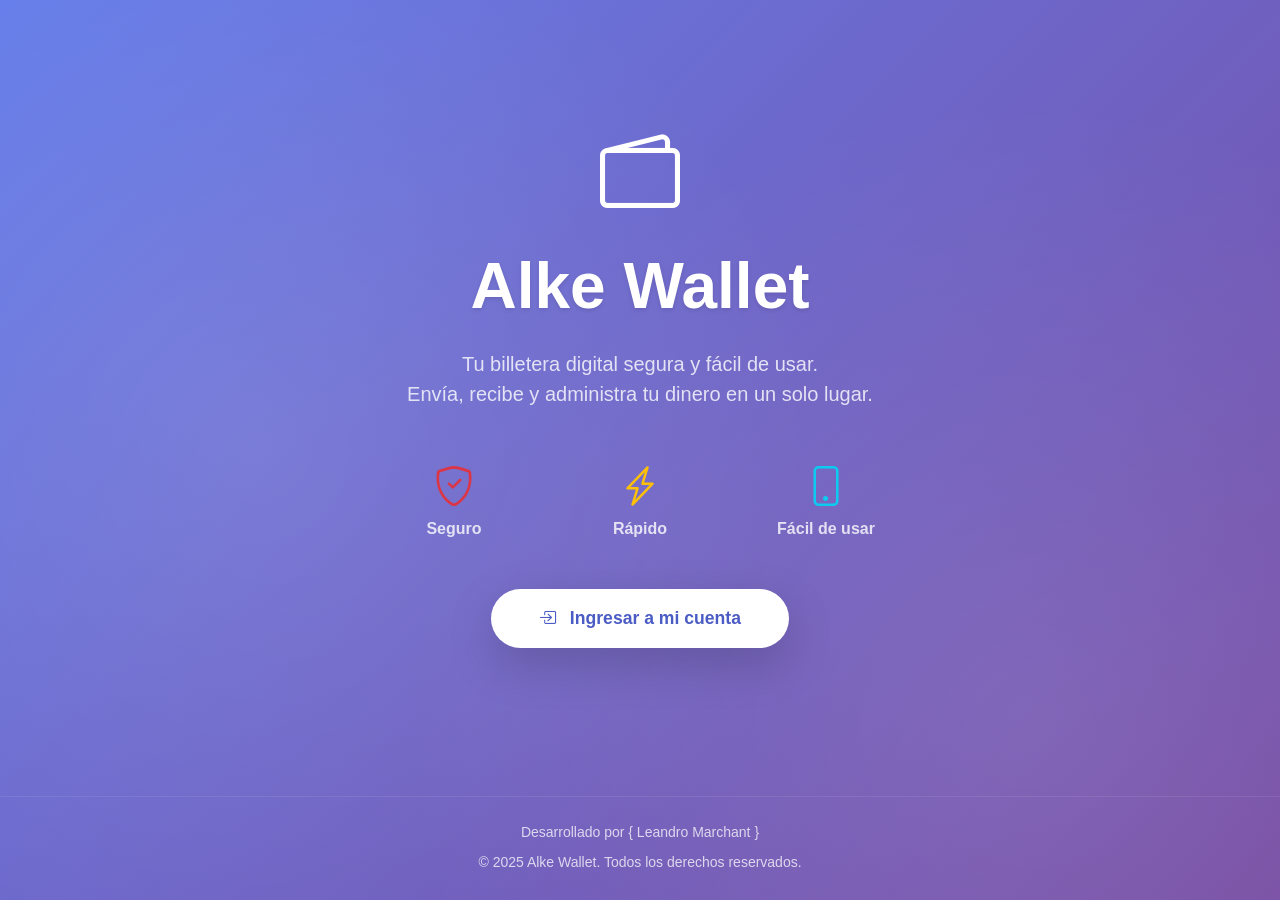
<file: index.html>
<!DOCTYPE html>
<html lang="es">

<head>
    <meta charset="UTF-8">
    <meta name="viewport" content="width=device-width, initial-scale=1.0">
    <title>Alke Wallet</title>
    <!-- Bootstrap CSS -->
    <link href="https://cdn.jsdelivr.net/npm/bootstrap@5.3.2/dist/css/bootstrap.min.css" rel="stylesheet">
    <!-- Bootstrap Icons -->
    <link rel="stylesheet" href="https://cdn.jsdelivr.net/npm/bootstrap-icons@1.11.1/font/bootstrap-icons.css">
    <!-- CSS -->
    <link rel="stylesheet" href="src/css/style.css">
</head>

<body class="landing-page">
    <!-- Hero -->
    <main class="d-flex align-items-center justify-content-center"
        style="min-height: calc(100vh - 120px); padding: 3rem 0;">
        <div class="container">
            <div class="row justify-content-center text-center">
                <div class="col-lg-10 col-xl-8">
                    <!-- Logo -->
                    <div class="logo-container mb-4 fade-in text-center">
                        <i class="bi bi-wallet2 display-1 text-primary"></i>
                    </div>

                    <!-- Título -->
                    <h1 class="display-3 fw-bold mb-4 fade-in-delay-1">
                        Alke Wallet
                    </h1>

                    <p class="lead text-muted mb-5 px-md-5 fade-in-delay-2">
                        Tu billetera digital segura y fácil de usar.<br>
                        Envía, recibe y administra tu dinero en un solo lugar.
                    </p>

                    <!-- Iconos de características -->
                    <div class="row g-2 mb-5 fade-in-delay-3 justify-content-center">
                        <div class="col-md-3">
                            <div class="feature-icon">
                                <i class="bi bi-shield-check text-danger fs-1 mb-3"></i>
                                <p class="text-muted mb-0 fw-semibold">Seguro</p>
                            </div>
                        </div>
                        <div class="col-md-3">
                            <div class="feature-icon">
                                <i class="bi bi-lightning-charge text-warning fs-1 mb-3"></i>
                                <p class="text-muted mb-0 fw-semibold">Rápido</p>
                            </div>
                        </div>
                        <div class="col-md-3">
                            <div class="feature-icon">
                                <i class="bi bi-phone text-info fs-1 mb-3"></i>
                                <p class="text-muted mb-0 fw-semibold">Fácil de usar</p>
                            </div>
                        </div>
                    </div>

                    <!-- Botón CTA -->
                    <div class="mb-1 fade-in-delay-4">
                        <a href="pages/login.html" class="btn btn-primary btn-lg px-5 py-3 rounded-pill shadow-lg">
                            <i class="bi bi-box-arrow-in-right me-2"></i>
                            Ingresar a mi cuenta
                        </a>
                    </div>
                </div>
            </div>
        </div>
    </main>

    <!-- Footer -->
    <footer class="footer-minimal text-center py-4 fade-in-delay-5">
        <div class="container">
            <p class="small text-white-75 mb-2">
                Desarrollado por { Leandro Marchant }
            </p>
            <p class="small text-white-50">
                © 2025 Alke Wallet. Todos los derechos reservados.
            </p>
        </div>
    </footer>

    <!-- Bootstrap JS Bundle -->
    <script src="https://cdn.jsdelivr.net/npm/bootstrap@5.3.2/dist/js/bootstrap.bundle.min.js"></script>
    <!-- jQuery -->
    <script src="https://code.jquery.com/jquery-3.7.1.min.js"></script>
    <!-- Custom JS -->
    <script src="src/js/index.js"></script>
</body>

</html>
</file>
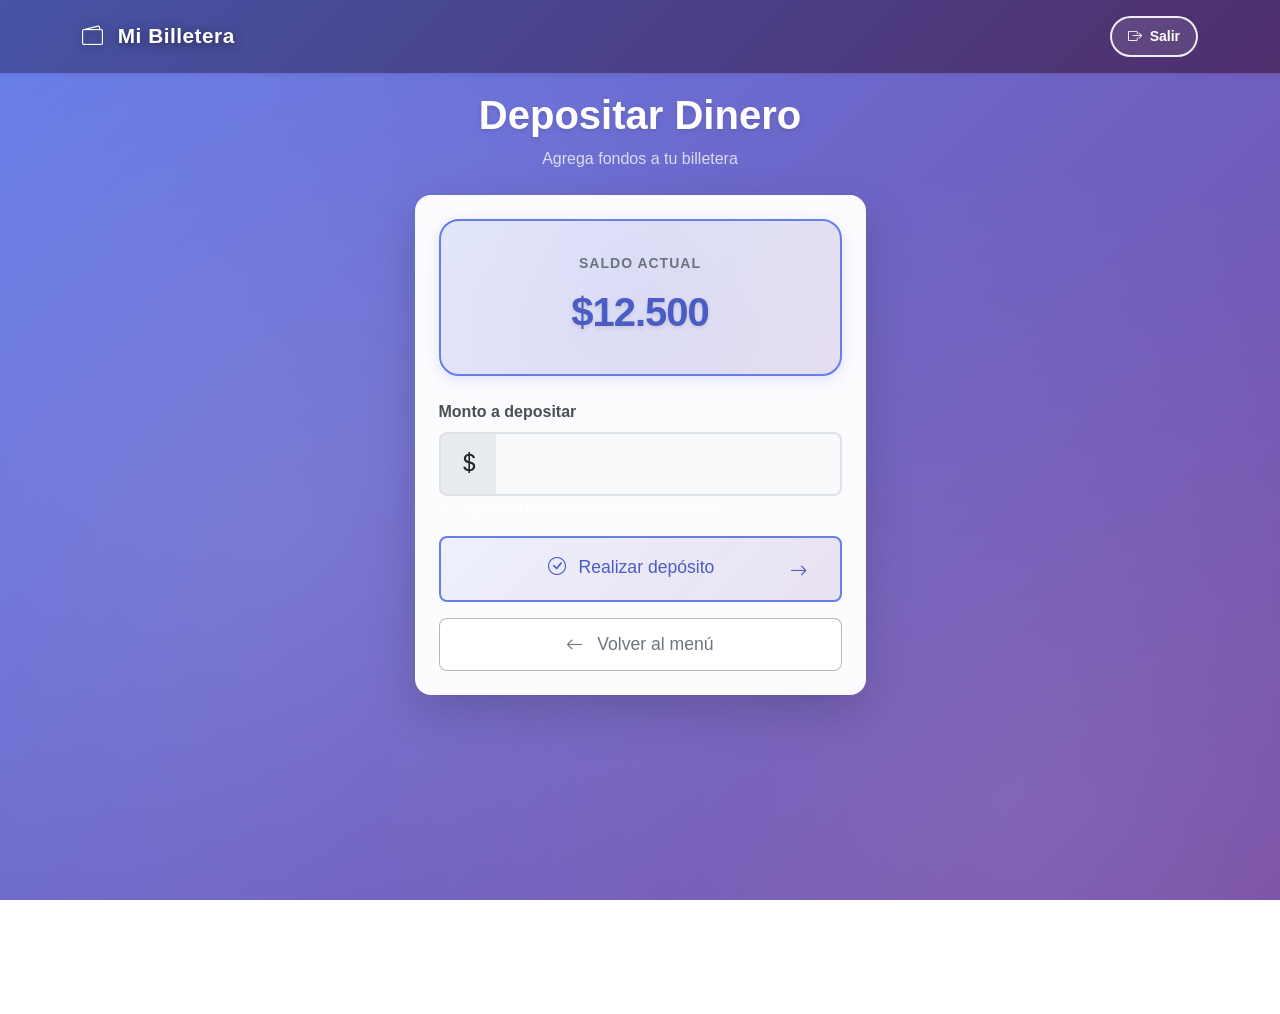
<file: pages/deposit.html>
<!DOCTYPE html>
<html lang="es">

<head>
    <meta charset="UTF-8">
    <meta name="viewport" content="width=device-width, initial-scale=1.0">
    <title>Depositar</title>
    <!-- Bootstrap CSS -->
    <link href="https://cdn.jsdelivr.net/npm/bootstrap@5.3.2/dist/css/bootstrap.min.css" rel="stylesheet">
    <!-- Bootstrap Icons -->
    <link rel="stylesheet" href="https://cdn.jsdelivr.net/npm/bootstrap-icons@1.11.1/font/bootstrap-icons.css">
    <!-- CSS -->
    <link rel="stylesheet" href="../src/css/style.css">
</head>

<body class="landing-page">
    <header>
        <!-- Navbar -->
        <nav class="navbar navbar-dark navbar-menu">
            <div class="container">
                <!-- Logo -->
                <a href="menu.html" class="navbar-brand mb-0 h1 text-white text-decoration-none">
                    <i class="bi bi-wallet2 me-2"></i>
                    Mi Billetera
                </a>

                <!-- Botón Salir -->
                <a href="../index.html" class="btn btn-outline-light btn-sm rounded-pill px-3">
                    <i class="bi bi-box-arrow-right me-1"></i>
                    Salir
                </a>
            </div>
        </nav>
    </header>

    <main class="min-vh-100 pt-4">
        <div class="container py-3">
            <div class="row justify-content-center">
                <div class="col-md-6 col-lg-5">
                    <!-- Encabezado -->
                    <div class="text-center mb-4 fade-in">
                        <h1 class="text-white fw-bold mb-2">Depositar Dinero</h1>
                        <p class="text-white-50">Agrega fondos a tu billetera</p>
                    </div>

                    <!-- Card del formulario -->
                    <div class="card shadow-lg menu-card fade-in-delay-1">
                        <div class="card-body p-4">
                            <!-- Saldo actual -->
                            <div class="saldo-actual-box mb-4">
                                <div class="text-center">
                                    <small class="d-block mb-2 text-uppercase saldo-label">Saldo
                                        actual</small>
                                    <div class="saldo-amount" id="saldo-actual">$12,500.00</div>
                                </div>
                            </div>

                            <!-- Contenedor para alertas -->
                            <div id="alert-container"></div>

                            <!-- Contenedor para leyenda de depósito -->
                            <div id="deposito-info"></div>

                            <!-- Formulario -->
                            <form id="depositForm" action="menu.html" method="get">
                                <!-- Monto -->
                                <div class="mb-3">
                                    <label for="monto" class="form-label fw-bold">
                                        Monto a depositar
                                    </label>
                                    <div class="input-group input-group-lg">
                                        <span class="input-group-text">
                                            <i class="bi bi-currency-dollar"></i>
                                        </span>
                                        <input type="number" class="form-control" id="monto" name="monto" min="1"
                                            step="0.01" required autocomplete="off">
                                    </div>
                                    <small class="form-text text-muted">
                                        <i class="bi bi-exclamation-circle me-1"></i>
                                        Ingresa el monto en pesos chilenos (CLP)
                                    </small>
                                </div>

                                <!-- Botón Realizar depósito -->
                                <div class="d-grid gap-3">
                                    <button type="submit" class="btn btn-menu btn-lg py-3">
                                        <i class="bi bi-check-circle me-2"></i>
                                        Realizar depósito
                                        <i class="bi bi-arrow-right float-end mt-1"></i>
                                    </button>
                                    <a href="menu.html" class="btn btn-outline-secondary btn-lg">
                                        <i class="bi bi-arrow-left me-2"></i>
                                        Volver al menú
                                    </a>
                                </div>
                            </form>
                        </div>
                    </div>
                </div>
            </div>
        </div>
    </main>

    <!-- Footer -->
    <footer class="footer-minimal text-center py-4">
        <div class="container">
            <p class="small text-white-75 mb-1">
                Desarrollado por { Leandro Marchant }
            </p>
            <p class="small text-white-50 mb-0">
                © 2025 Alke Wallet. Todos los derechos reservados.
            </p>
        </div>
    </footer>

    <!-- jQuery -->
    <script src="https://code.jquery.com/jquery-3.7.1.min.js"></script>
    <!-- Bootstrap JS -->
    <script src="https://cdn.jsdelivr.net/npm/bootstrap@5.3.2/dist/js/bootstrap.bundle.min.js"></script>
    <!-- Utilidades globales -->
    <script src="../src/js/components/utils.js"></script>
    <!-- JavaScript personalizado -->
    <script src="../src/js/deposit.js"></script>
</body>

</html>
</file>
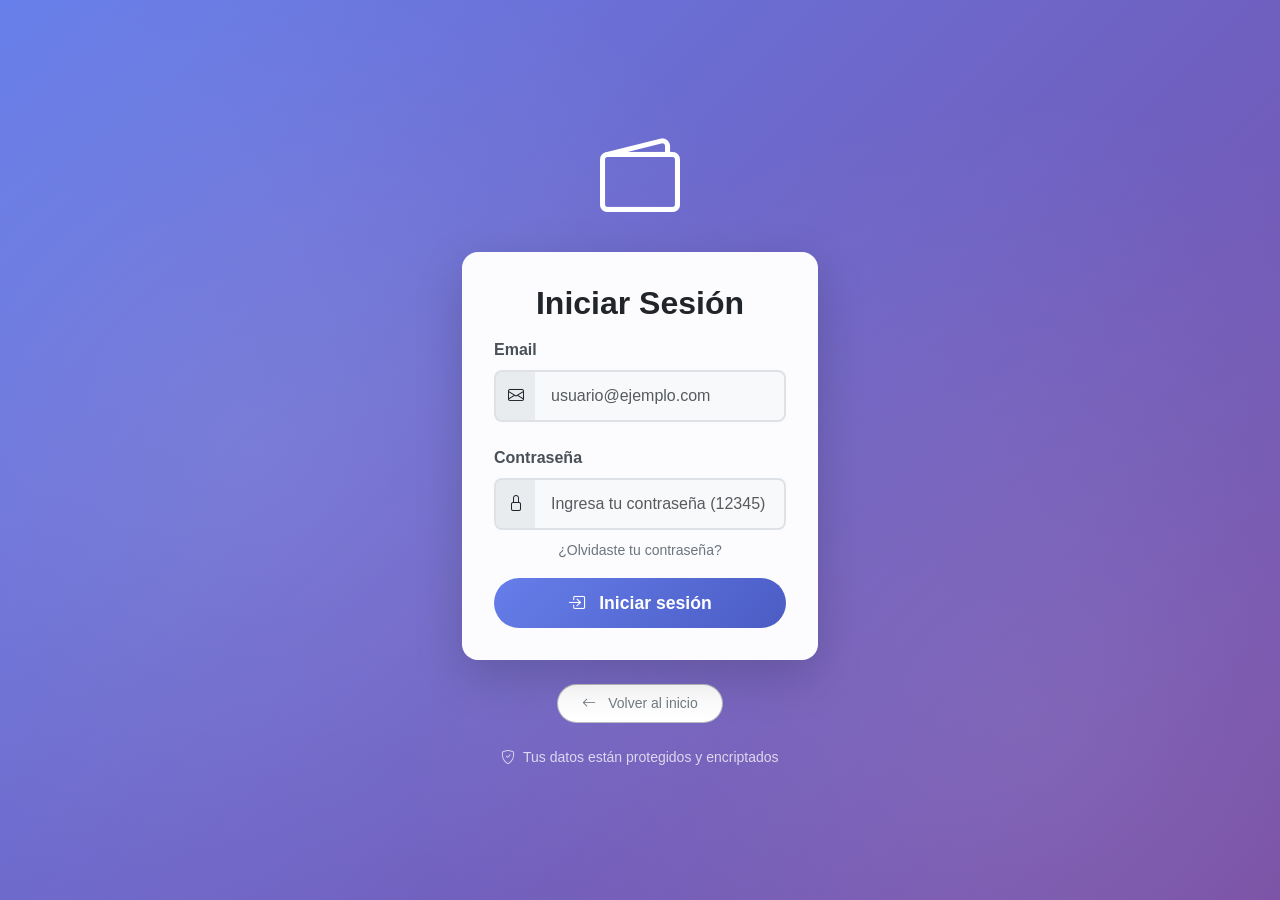
<file: pages/login.html>
<!DOCTYPE html>
<html lang="es">

<head>
    <meta charset="UTF-8">
    <meta name="viewport" content="width=device-width, initial-scale=1.0">
    <title>Iniciar Sesión</title>
    <!-- Bootstrap CSS -->
    <link href="https://cdn.jsdelivr.net/npm/bootstrap@5.3.2/dist/css/bootstrap.min.css" rel="stylesheet">
    <!-- Bootstrap Icons -->
    <link rel="stylesheet" href="https://cdn.jsdelivr.net/npm/bootstrap-icons@1.11.1/font/bootstrap-icons.css">
    <!-- CSS -->
    <link rel="stylesheet" href="../src/css/style.css">
</head>

<body class="landing-page">
    <div class="container">
        <div class="row justify-content-center align-items-center min-vh-100">
            <div class="col-md-6 col-lg-4">
                <!-- Logo -->
                <div class="logo-container mb-4 fade-in text-center">
                    <i class="bi bi-wallet2 display-1 text-primary"></i>
                </div>

                <!-- Formulario de inicio de sesión -->
                <div class="card shadow-lg login-card">
                    <div class="card-body px-3 m-3">
                        <h2 class="text-center mb-3 fw-bold">Iniciar Sesión</h2>

                        <!-- Contenedor para alertas -->
                        <div id="alert-container"></div>

                        <!-- Formulario -->
                        <form id="loginForm" action="menu.html" method="get">
                            <!-- Email -->
                            <div class="mb-4">
                                <label for="email" class="form-label">Email</label>
                                <div class="input-group">
                                    <span class="input-group-text">
                                        <i class="bi bi-envelope"></i>
                                    </span>
                                    <input type="email" class="form-control" id="email" name="email"
                                        placeholder="usuario@ejemplo.com" autocomplete="email">
                                </div>
                            </div>

                            <!-- Contraseña -->
                            <div class="mb-2">
                                <label for="password" class="form-label">Contraseña</label>
                                <div class="input-group">
                                    <span class="input-group-text">
                                        <i class="bi bi-lock"></i>
                                    </span>
                                    <input type="password" class="form-control" id="password" name="password"
                                        placeholder="Ingresa tu contraseña (12345)" autocomplete="current-password">
                                </div>
                            </div>

                            <!-- Recuperar contraseña -->
                            <div class="text-center mb-3">
                                <a href="#" class="text-decoration-none small text-muted">¿Olvidaste tu contraseña?</a>
                            </div>

                            <!-- Botón Iniciar sesión -->
                            <div class="d-grid mt-3">
                                <button id="btn-sesion" type="submit" class="btn btn-primary btn-lg rounded-pill">
                                    <i class="bi bi-box-arrow-in-right me-2"></i>
                                    Iniciar sesión
                                </button>
                            </div>
                        </form>

                    </div>
                </div>

                <!-- Botón Volver -->
                <div class="text-center mt-4">
                    <a href="../index.html" class="btn btn-outline-secondary btn-sm rounded-pill px-4">
                        <i class="bi bi-arrow-left me-2"></i>
                        Volver al inicio
                    </a>
                </div>

                <!-- Información de seguridad -->
                <div class="text-center mt-4">
                    <p class="text-white-50 small mb-0">
                        <i class="bi bi-shield-check me-1"></i>
                        Tus datos están protegidos y encriptados
                    </p>
                </div>
            </div>
        </div>
    </div>

    <!-- jQuery -->
    <script src="https://code.jquery.com/jquery-3.7.1.min.js"></script>
    <!-- Bootstrap JS -->
    <script src="https://cdn.jsdelivr.net/npm/bootstrap@5.3.2/dist/js/bootstrap.bundle.min.js"></script>
    <!-- Utilidades globales -->
    <script src="../src/js/components/utils.js"></script>
    <!-- JavaScript personalizado -->
    <script src="../src/js/login.js"></script>
</body>

</html>
</file>
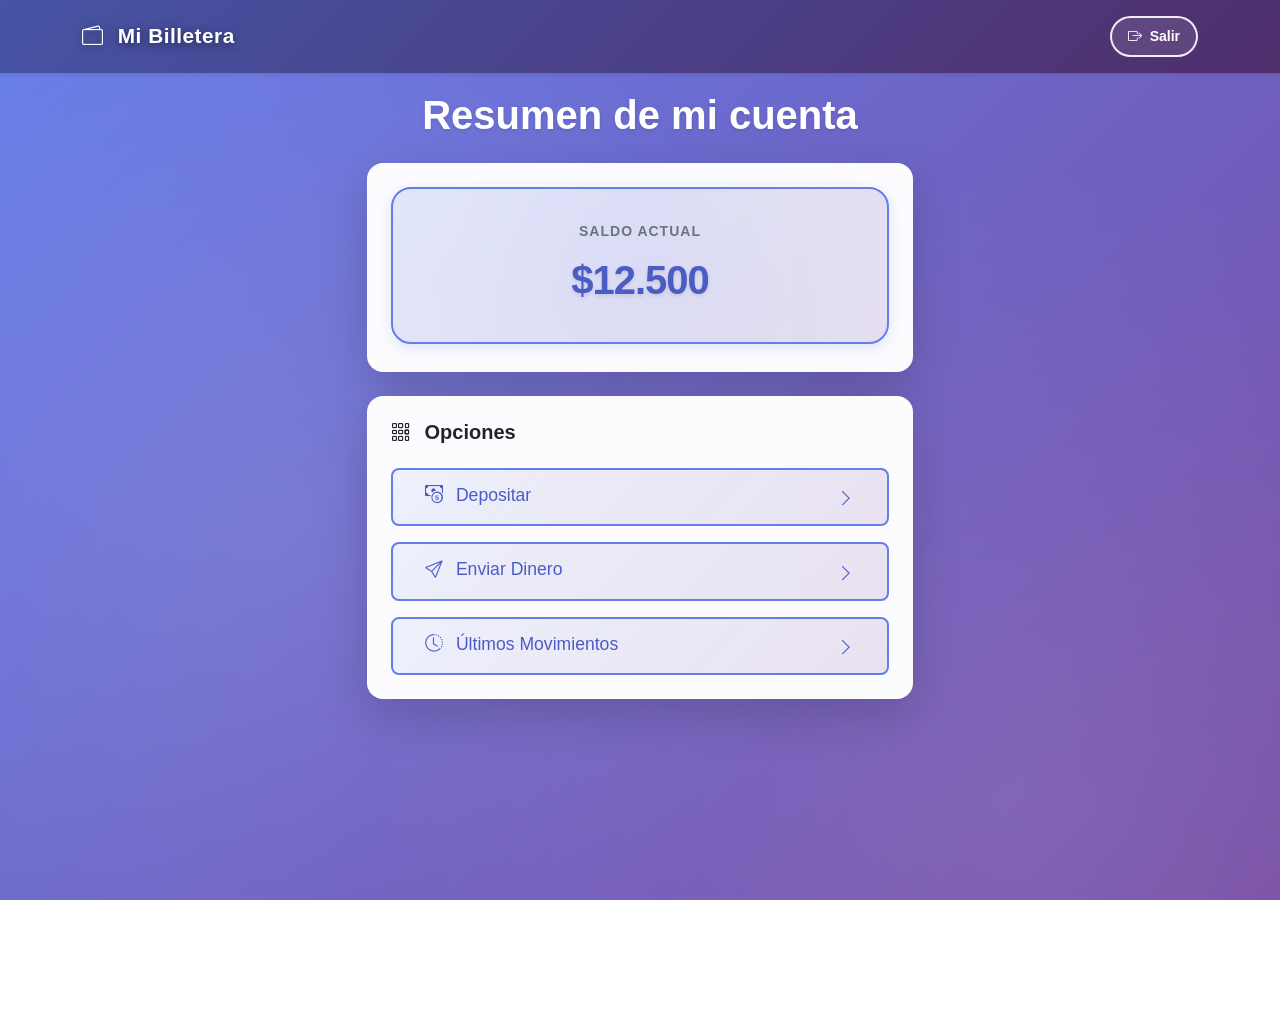
<file: pages/menu.html>
<!DOCTYPE html>
<html lang="es">

<head>
    <meta charset="UTF-8">
    <meta name="viewport" content="width=device-width, initial-scale=1.0">
    <title>Menú Principal</title>
    <!-- Bootstrap CSS -->
    <link href="https://cdn.jsdelivr.net/npm/bootstrap@5.3.2/dist/css/bootstrap.min.css" rel="stylesheet">
    <!-- Bootstrap Icons -->
    <link rel="stylesheet" href="https://cdn.jsdelivr.net/npm/bootstrap-icons@1.11.1/font/bootstrap-icons.css">
    <!-- CSS -->
    <link rel="stylesheet" href="../src/css/style.css">
</head>

<body class="landing-page">
    <header>
        <!-- Navbar -->
        <nav class="navbar navbar-dark navbar-menu">
            <div class="container">
                <!-- Logo -->
                <a href="menu.html" class="navbar-brand mb-0 h1 text-white text-decoration-none">
                    <i class="bi bi-wallet2 me-2"></i>
                    Mi Billetera
                </a>

                <!-- Botón Salir -->
                <a href="../index.html" class="btn btn-outline-light btn-sm rounded-pill px-3">
                    <i class="bi bi-box-arrow-right me-1"></i>
                    Salir
                </a>
            </div>
        </nav>
    </header>

    <main class="min-vh-100 pt-4">
        <div class="container py-3">
            <div class="row justify-content-center">
                <div class="col-md-8 col-lg-6">
                    <!-- Encabezado -->
                    <h1 class="text-center mb-4 text-white fw-bold fade-in-delay-1">Resumen de mi cuenta</h1>

                    <!-- Card de saldo -->
                    <div class="card shadow-lg menu-card mb-4 fade-in-delay-2">
                        <div class="card-body p-4">
                            <!-- Saldo actual -->
                            <div class="saldo-actual-box mb-1">
                                <div class="text-center">
                                    <small class="d-block mb-2 text-uppercase saldo-label">Saldo
                                        actual</small>
                                    <div class="saldo-amount" id="saldo">$12,500</div>
                                </div>
                            </div>
                        </div>
                    </div>

                    <!-- Botones de acción -->
                    <div class="card shadow-lg menu-card fade-in-delay-3 mt-2">
                        <div class="card-body p-4">
                            <h5 class="card-title mb-4 fw-bold">
                                <i class="bi bi-grid-3x3-gap me-2"></i>
                                Opciones
                            </h5>

                            <div class="d-grid gap-3">
                                <!-- Botón Depositar -->
                                <a href="deposit.html" class="btn btn-menu btn-lg text-start">
                                    <i class="bi bi-cash-coin me-2"></i>
                                    Depositar
                                    <i class="bi bi-chevron-right float-end mt-1"></i>
                                </a>

                                <!-- Botón Enviar Dinero -->
                                <a href="sendMoney.html" class="btn btn-menu btn-lg text-start">
                                    <i class="bi bi-send me-2"></i>
                                    Enviar Dinero
                                    <i class="bi bi-chevron-right float-end mt-1"></i>
                                </a>

                                <!-- Botón Últimos Movimientos -->
                                <a href="transactions.html" class="btn btn-menu btn-lg text-start">
                                    <i class="bi bi-clock-history me-2"></i>
                                    Últimos Movimientos
                                    <i class="bi bi-chevron-right float-end mt-1"></i>
                                </a>
                            </div>
                        </div>
                    </div>
                </div>
            </div>
        </div>
    </main>

    <!-- Footer -->
    <footer class="footer-minimal text-center py-4">
        <div class="container">
            <p class="small text-white-75 mb-1">
                Desarrollado por { Leandro Marchant }
            </p>
            <p class="small text-white-50 mb-0">
                © 2025 Alke Wallet. Todos los derechos reservados.
            </p>
        </div>
    </footer>

    <!-- jQuery -->
    <script src="https://code.jquery.com/jquery-3.7.1.min.js"></script>
    <!-- Bootstrap JS -->
    <script src="https://cdn.jsdelivr.net/npm/bootstrap@5.3.2/dist/js/bootstrap.bundle.min.js"></script>
    <!-- Utilidades globales -->
    <script src="../src/js/components/utils.js"></script>
    <!-- JavaScript personalizado -->
    <script src="../src/js/menu.js"></script>
</body>

</html>
</file>
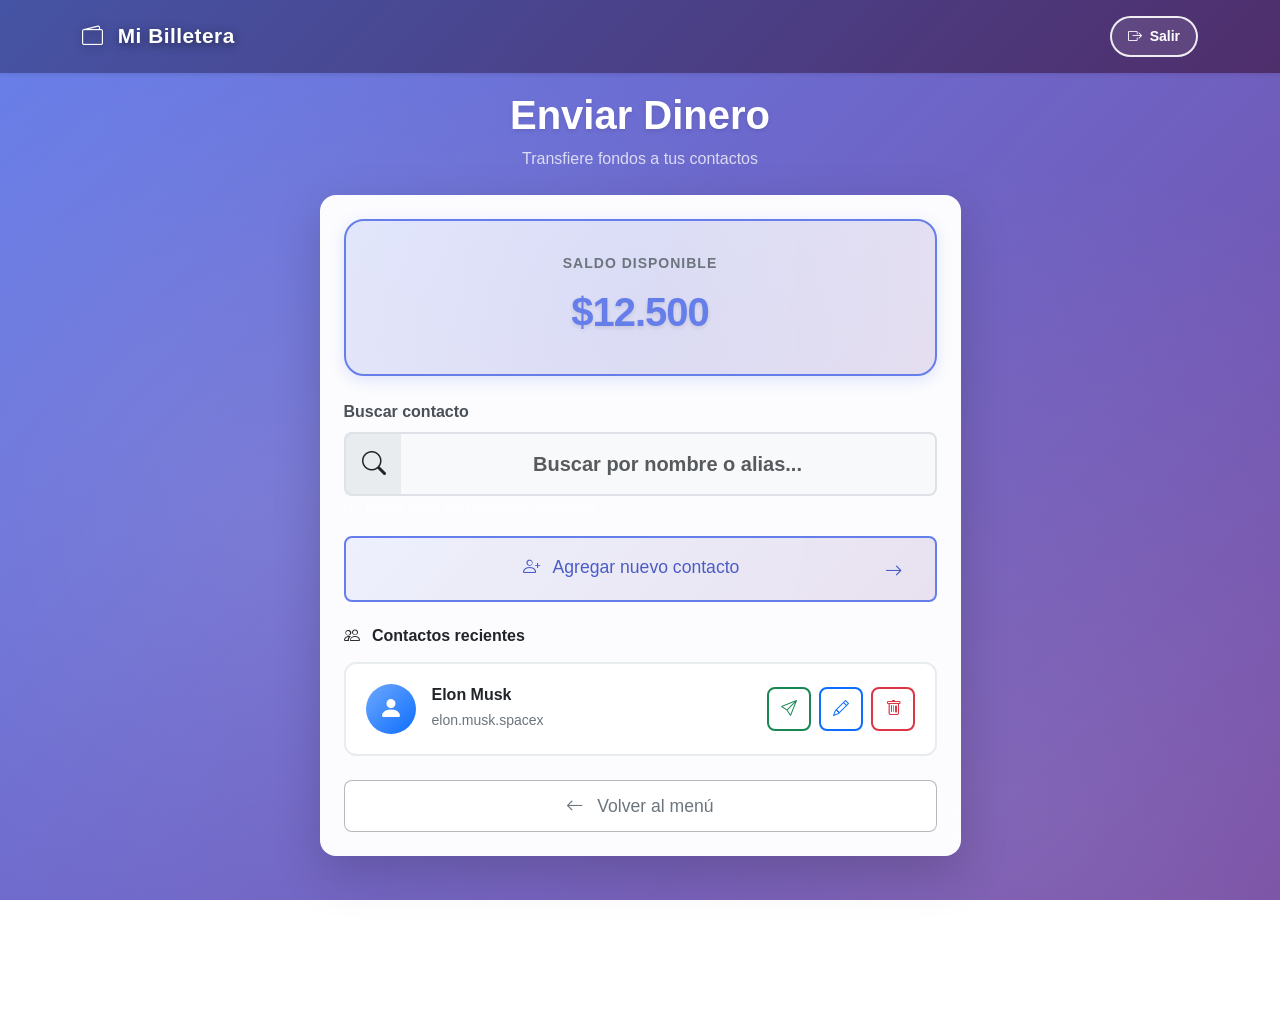
<file: pages/sendMoney.html>
<!DOCTYPE html>
<html lang="es">

<head>
    <meta charset="UTF-8">
    <meta name="viewport" content="width=device-width, initial-scale=1.0">
    <title>Enviar</title>
    <!-- Bootstrap CSS -->
    <link href="https://cdn.jsdelivr.net/npm/bootstrap@5.3.2/dist/css/bootstrap.min.css" rel="stylesheet">
    <!-- Bootstrap Icons -->
    <link rel="stylesheet" href="https://cdn.jsdelivr.net/npm/bootstrap-icons@1.11.1/font/bootstrap-icons.css">
    <!-- CSS -->
    <link rel="stylesheet" href="../src/css/style.css">
</head>

<body class="landing-page">
    <header>
        <!-- Navbar -->
        <nav class="navbar navbar-dark navbar-menu">
            <div class="container">
                <!-- Logo -->
                <a href="menu.html" class="navbar-brand mb-0 h1 text-white text-decoration-none">
                    <i class="bi bi-wallet2 me-2"></i>
                    Mi Billetera
                </a>

                <!-- Botón Salir -->
                <a href="../index.html" class="btn btn-outline-light btn-sm rounded-pill px-3">
                    <i class="bi bi-box-arrow-right me-1"></i>
                    Salir
                </a>
            </div>
        </nav>
    </header>

    <main class="min-vh-100 pt-4">
        <div class="container py-3">
            <div class="row justify-content-center">
                <div class="col-md-8 col-lg-7">
                    <!-- Encabezado -->
                    <div class="text-center mb-4 fade-in">
                        <h1 class="text-white fw-bold mb-2">Enviar Dinero</h1>
                        <p class="text-white-50">Transfiere fondos a tus contactos</p>
                    </div>

                    <!-- Card del formulario -->
                    <div class="card shadow-lg menu-card fade-in-delay-1">
                        <div class="card-body p-4">
                            <!-- Saldo disponible -->
                            <div class="saldo-actual-box mb-4">
                                <div class="text-center">
                                    <small class="d-block mb-2 text-uppercase saldo-label">Saldo
                                        disponible</small>
                                    <div class="saldo-amount saldo-amount-sendmoney">
                                        $<span id="saldo-disponible">12,500</span>
                                    </div>
                                </div>
                            </div>

                            <!-- Mensaje de confirmación -->
                            <div id="mensaje-confirmacion" class="mb-3"></div>

                            <!-- Contenedor para alertas -->
                            <div id="alert-container" class="mb-3"></div>

                            <!-- Formulario de búsqueda -->
                            <form id="searchForm" class="mb-3">
                                <label for="buscarContacto" class="form-label fw-bold">
                                    Buscar contacto
                                </label>
                                <div class="input-group input-group-lg">
                                    <span class="input-group-text">
                                        <i class="bi bi-search"></i>
                                    </span>
                                    <input type="text" class="form-control" id="buscarContacto"
                                        placeholder="Buscar por nombre o alias..." autocomplete="off">
                                </div>
                                <small class="form-text text-muted">
                                    <i class="bi bi-exclamation-circle me-1"></i>
                                    Busca entre tus contactos guardados
                                </small>
                            </form>

                            <!-- Botón Agregar nuevo contacto -->
                            <div class="d-grid gap-3 mb-4">
                                <button type="button" class="btn btn-menu btn-lg py-3" data-bs-toggle="modal"
                                    data-bs-target="#nuevoContactoModal">
                                    <i class="bi bi-person-plus me-2"></i>
                                    Agregar nuevo contacto
                                    <i class="bi bi-arrow-right float-end mt-1"></i>
                                </button>
                            </div>

                            <!-- Lista de contactos recientes -->
                            <h6 class="fw-bold mb-3">
                                <i class="bi bi-people me-2"></i>
                                Contactos recientes
                            </h6>
                            <div id="lista-contactos" class="d-grid gap-3">
                                <div class="contact-card" data-nombre="María González" data-alias="maria.gonzalez.banco"
                                    data-cbu="1234567890123456789012">
                                    <div class="d-flex justify-content-between align-items-center">
                                        <div class="d-flex align-items-center">
                                            <div class="contact-avatar me-3">
                                                <i class="bi bi-person-fill"></i>
                                            </div>
                                            <div>
                                                <h6 class="mb-1 fw-bold">María González</h6>
                                                <small>maria.gonzalez.banco</small>
                                            </div>
                                        </div>
                                        <button class="btn btn-sm btn-menu btn-enviar-dinero" data-bs-toggle="modal"
                                            data-bs-target="#enviarDineroModal" data-contacto="María González">
                                            <i class="bi bi-send"></i>
                                        </button>
                                    </div>
                                </div>
                                <div class="contact-card" data-nombre="Carlos Pérez" data-alias="carlos.perez.wallet"
                                    data-cbu="2234567890123456789012">
                                    <div class="d-flex justify-content-between align-items-center">
                                        <div class="d-flex align-items-center">
                                            <div class="contact-avatar me-3">
                                                <i class="bi bi-person-fill"></i>
                                            </div>
                                            <div>
                                                <h6 class="mb-1 fw-bold">Carlos Pérez</h6>
                                                <small>carlos.perez.wallet</small>
                                            </div>
                                        </div>
                                        <button class="btn btn-sm btn-menu btn-enviar-dinero" data-bs-toggle="modal"
                                            data-bs-target="#enviarDineroModal" data-contacto="Carlos Pérez">
                                            <i class="bi bi-send"></i>
                                        </button>
                                    </div>
                                </div>
                                <div class="contact-card" data-nombre="Ana Rodríguez" data-alias="ana.rodriguez.pay"
                                    data-cbu="3234567890123456789012">
                                    <div class="d-flex justify-content-between align-items-center">
                                        <div class="d-flex align-items-center">
                                            <div class="contact-avatar me-3">
                                                <i class="bi bi-person-fill"></i>
                                            </div>
                                            <div>
                                                <h6 class="mb-1 fw-bold">Ana Rodríguez</h6>
                                                <small>ana.rodriguez.pay</small>
                                            </div>
                                        </div>
                                        <button class="btn btn-sm btn-menu btn-enviar-dinero" data-bs-toggle="modal"
                                            data-bs-target="#enviarDineroModal" data-contacto="Ana Rodríguez">
                                            <i class="bi bi-send"></i>
                                        </button>
                                    </div>
                                </div>
                            </div>

                            <!-- Botón volver al menú -->
                            <div class="d-grid gap-3 mt-4">
                                <a href="menu.html" class="btn btn-outline-secondary btn-lg">
                                    <i class="bi bi-arrow-left me-2"></i>
                                    Volver al menú
                                </a>
                            </div>
                        </div>
                    </div>
                </div>
            </div>
        </div>
    </main>

    <!-- Footer -->
    <footer class="footer-minimal text-center py-4">
        <div class="container">
            <p class="small text-white-75 mb-1">
                Desarrollado por { Leandro Marchant }
            </p>
            <p class="small text-white-50 mb-0">
                © 2025 Alke Wallet. Todos los derechos reservados.
            </p>
        </div>
    </footer>

    <!-- Modal: Agregar nuevo contacto -->
    <div class="modal fade" id="nuevoContactoModal" tabindex="-1" aria-labelledby="nuevoContactoModalLabel"
        aria-hidden="true">
        <div class="modal-dialog modal-dialog-centered">
            <div class="modal-content">
                <div class="modal-header">
                    <h5 class="modal-title" id="nuevoContactoModalLabel">
                        <i class="bi bi-person-plus me-2"></i>
                        Agregar nuevo contacto
                    </h5>
                    <button type="button" class="btn-close" data-bs-dismiss="modal" aria-label="Close"></button>
                </div>
                <div class="modal-body">
                    <form id="nuevoContactoForm">
                        <div class="mb-3">
                            <label for="nombreContacto" class="form-label">Nombre y apellido</label>
                            <input type="text" class="form-control" id="nombreContacto" placeholder="Ej: Juan Pérez"
                                required>
                        </div>
                        <div class="mb-3">
                            <label for="cbuContacto" class="form-label">Número de CBU</label>
                            <input type="text" class="form-control" id="cbuContacto" maxlength="22" minlength="22"
                                pattern="\d{22}" placeholder="Ingrese 22 dígitos numéricos"
                                title="El CBU debe contener exactamente 22 dígitos" required>
                            <small class="form-text text-muted">Debe contener exactamente 22 dígitos</small>
                        </div>
                        <div class="mb-3">
                            <label for="aliasContacto" class="form-label">Alias</label>
                            <input type="text" class="form-control" id="aliasContacto"
                                placeholder="Ej: juan.perez.banco" required>
                        </div>
                        <div class="mb-3">
                            <label for="bancoContacto" class="form-label">Nombre del Banco</label>
                            <input type="text" class="form-control" id="bancoContacto" placeholder="Ej: Banco de Chile"
                                required>
                        </div>
                    </form>
                </div>
                <div class="modal-footer">
                    <button type="button" class="btn btn-secondary" data-bs-dismiss="modal">
                        <i class="bi bi-x-circle me-2"></i>
                        Cancelar
                    </button>
                    <button type="button" class="btn btn-success">
                        <i class="bi bi-person-check-fill me-2"></i>
                        Guardar contacto
                    </button>
                </div>
            </div>
        </div>
    </div>

    <!-- Modal: Editar contacto -->
    <div class="modal fade" id="editarContactoModal" tabindex="-1" aria-labelledby="editarContactoModalLabel"
        aria-hidden="true">
        <div class="modal-dialog modal-dialog-centered">
            <div class="modal-content">
                <div class="modal-header">
                    <h5 class="modal-title" id="editarContactoModalLabel">
                        <i class="bi bi-pencil-square me-2"></i>
                        Editar contacto
                    </h5>
                    <button type="button" class="btn-close" data-bs-dismiss="modal" aria-label="Close"></button>
                </div>
                <div class="modal-body">
                    <form id="editarContactoForm">
                        <input type="hidden" id="cbuOriginal">
                        <div class="mb-3">
                            <label for="nombreContactoEditar" class="form-label">Nombre y apellido</label>
                            <input type="text" class="form-control" id="nombreContactoEditar"
                                placeholder="Ej: Juan Pérez" required>
                        </div>
                        <div class="mb-3">
                            <label for="cbuContactoEditar" class="form-label">Número de CBU</label>
                            <input type="text" class="form-control" id="cbuContactoEditar" maxlength="22" minlength="22"
                                pattern="\d{22}" placeholder="Ingrese 22 dígitos numéricos"
                                title="El CBU debe contener exactamente 22 dígitos" required>
                            <small class="form-text text-muted">Debe contener exactamente 22 dígitos</small>
                        </div>
                        <div class="mb-3">
                            <label for="aliasContactoEditar" class="form-label">Alias</label>
                            <input type="text" class="form-control" id="aliasContactoEditar"
                                placeholder="Ej: juan.perez.banco" required>
                        </div>
                        <div class="mb-3">
                            <label for="bancoContactoEditar" class="form-label">Nombre del Banco</label>
                            <input type="text" class="form-control" id="bancoContactoEditar"
                                placeholder="Ej: Banco de Chile" required>
                        </div>
                    </form>
                </div>
                <div class="modal-footer">
                    <button type="button" class="btn btn-secondary" data-bs-dismiss="modal">
                        <i class="bi bi-x-circle me-2"></i>
                        Cancelar
                    </button>
                    <button type="button" class="btn btn-success">
                        <i class="bi bi-save me-2"></i>
                        Guardar cambios
                    </button>
                </div>
            </div>
        </div>
    </div>

    <!-- Modal: Enviar dinero -->
    <div class="modal fade" id="enviarDineroModal" tabindex="-1" aria-labelledby="enviarDineroModalLabel"
        aria-hidden="true">
        <div class="modal-dialog modal-dialog-centered">
            <div class="modal-content">
                <div class="modal-header">
                    <h5 class="modal-title" id="enviarDineroModalLabel">
                        <i class="bi bi-send me-2"></i>
                        Enviar dinero
                    </h5>
                    <button type="button" class="btn-close" data-bs-dismiss="modal" aria-label="Close"></button>
                </div>
                <div class="modal-body">
                    <form id="enviarDineroForm">
                        <div class="mb-3">
                            <label for="montoEnviar" class="form-label">Monto a enviar</label>
                            <div class="input-group">
                                <span class="input-group-text">
                                    <i class="bi bi-currency-dollar"></i>
                                </span>
                                <input type="number" class="form-control" id="montoEnviar" min="1" step="0.01" required>
                            </div>
                        </div>
                        <div class="mb-3">
                            <label for="mensajeEnvio" class="form-label">Mensaje (opcional)</label>
                            <textarea class="form-control" id="mensajeEnvio" rows="2"
                                placeholder="Agregar un mensaje..."></textarea>
                        </div>
                    </form>
                </div>
                <div class="modal-footer">
                    <button type="button" class="btn btn-secondary" data-bs-dismiss="modal">
                        <i class="bi bi-x-circle me-2"></i>
                        Cancelar
                    </button>
                    <button type="button" class="btn btn-success">
                        <i class="bi bi-send-check-fill me-2"></i>
                        Confirmar envío
                    </button>
                </div>
            </div>
        </div>
    </div>
    </div>

    <!-- jQuery -->
    <script src="https://code.jquery.com/jquery-3.7.1.min.js"></script>
    <!-- Bootstrap JS -->
    <script src="https://cdn.jsdelivr.net/npm/bootstrap@5.3.2/dist/js/bootstrap.bundle.min.js"></script>
    <!-- Utilidades globales -->
    <script src="../src/js/components/utils.js"></script>
    <!-- JavaScript personalizado -->
    <script src="../src/js/sendMoney.js"></script>
</body>

</html>
</file>
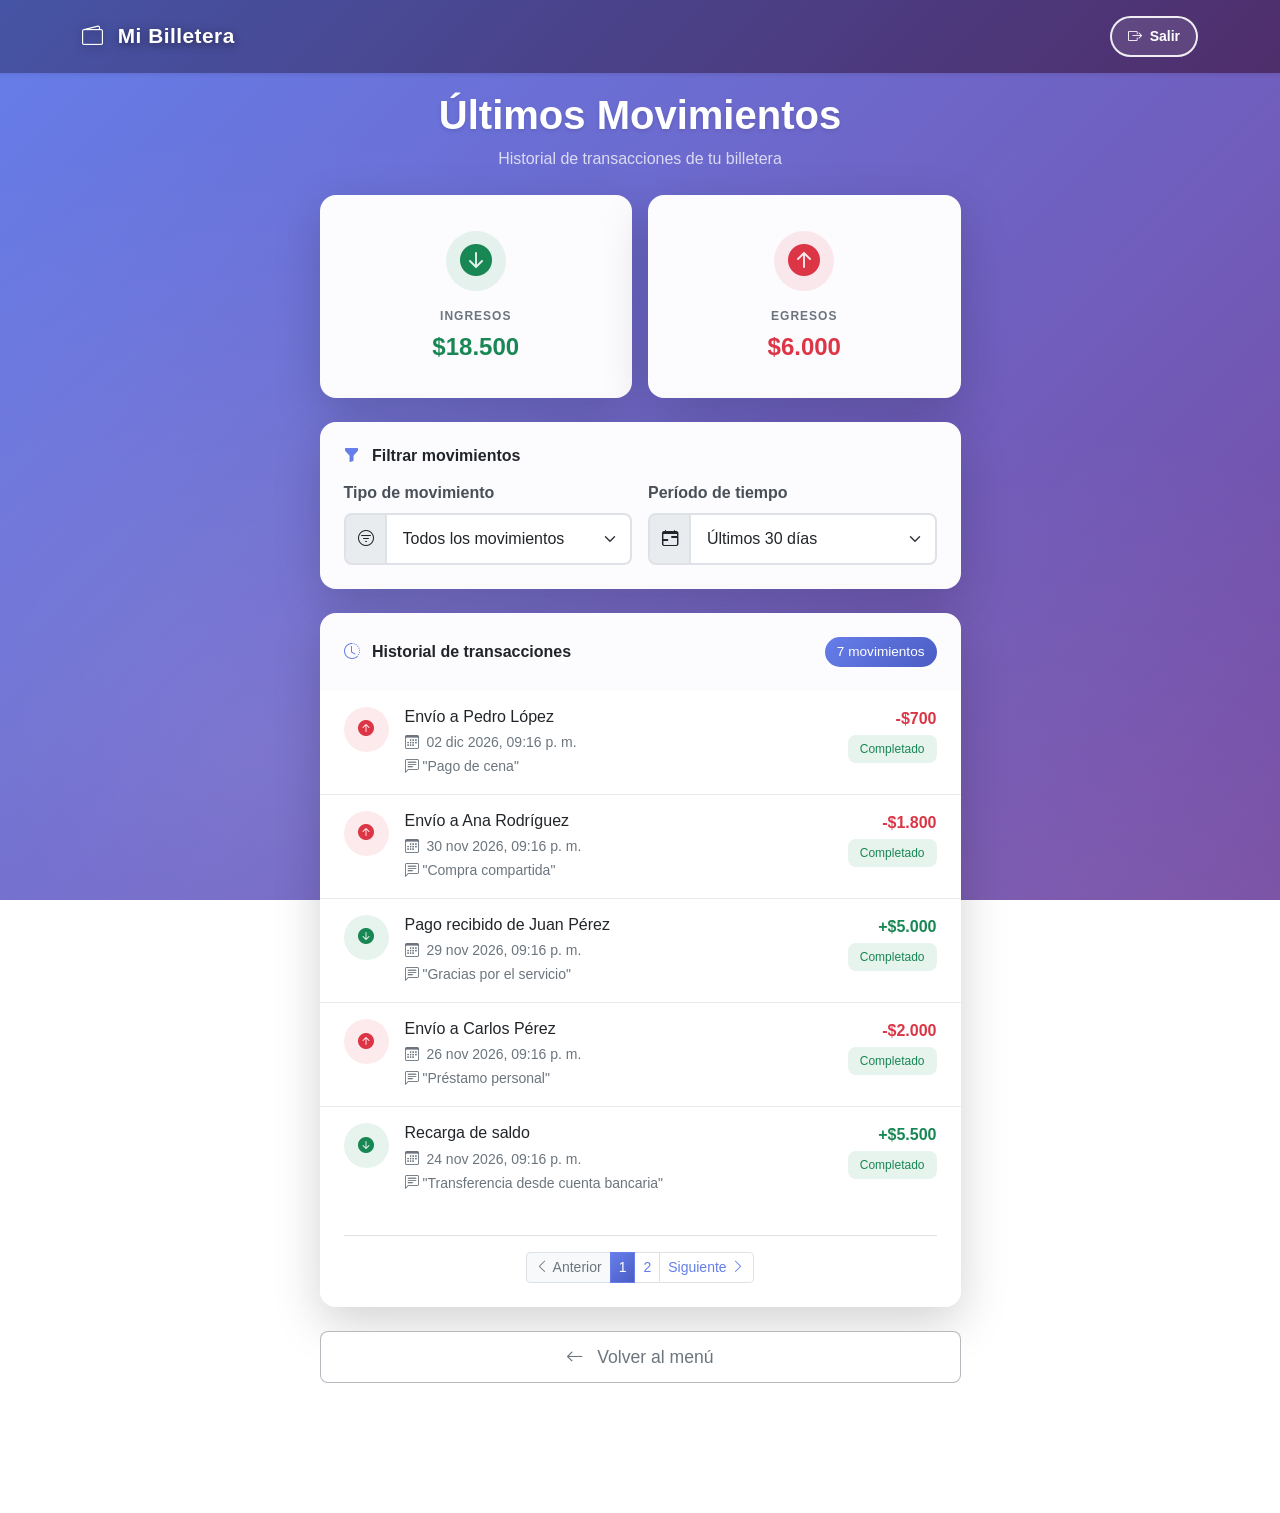
<file: pages/transactions.html>
<!DOCTYPE html>
<html lang="es">

<head>
    <meta charset="UTF-8">
    <meta name="viewport" content="width=device-width, initial-scale=1.0">
    <title>Últimos Movimientos</title>
    <!-- Bootstrap CSS -->
    <link href="https://cdn.jsdelivr.net/npm/bootstrap@5.3.2/dist/css/bootstrap.min.css" rel="stylesheet">
    <!-- Bootstrap Icons -->
    <link rel="stylesheet" href="https://cdn.jsdelivr.net/npm/bootstrap-icons@1.11.1/font/bootstrap-icons.css">
    <!-- CSS -->
    <link rel="stylesheet" href="../src/css/style.css">
</head>

<body class="landing-page">
    <header>
        <!-- Navbar -->
        <nav class="navbar navbar-dark navbar-menu">
            <div class="container">
                <!-- Logo -->
                <a href="menu.html" class="navbar-brand mb-0 h1 text-white text-decoration-none">
                    <i class="bi bi-wallet2 me-2"></i>
                    Mi Billetera
                </a>

                <!-- Botón Salir -->
                <a href="../index.html" class="btn btn-outline-light btn-sm rounded-pill px-3">
                    <i class="bi bi-box-arrow-right me-1"></i>
                    Salir
                </a>
            </div>
        </nav>
    </header>

    <main class="min-vh-100 pt-4">
        <div class="container py-3">
            <div class="row justify-content-center">
                <div class="col-md-8 col-lg-7">
                    <!-- Encabezado -->
                    <div class="text-center mb-4 fade-in">
                        <h1 class="text-white fw-bold mb-2">Últimos Movimientos</h1>
                        <p class="text-white-50">Historial de transacciones de tu billetera</p>
                    </div>

                    <!-- Resumen estadístico -->
                    <div class="row g-3 mb-4 fade-in-delay-1">
                        <div class="col-6">
                            <div class="card shadow-lg menu-card text-center h-100">
                                <div class="card-body p-4 d-flex flex-column justify-content-center">
                                    <div class="mb-3">
                                        <div
                                            class="rounded-circle bg-success bg-opacity-10 d-inline-flex align-items-center justify-content-center stat-icon-container">
                                            <i class="bi bi-arrow-down-circle-fill text-success stat-icon"></i>
                                        </div>
                                    </div>
                                    <small class="text-uppercase stat-label">Ingresos</small>
                                    <h4 class="mb-0 mt-2 fw-bold text-success">$16,200</h4>
                                </div>
                            </div>
                        </div>
                        <div class="col-6">
                            <div class="card shadow-lg menu-card text-center h-100">
                                <div class="card-body p-4 d-flex flex-column justify-content-center">
                                    <div class="mb-3">
                                        <div
                                            class="rounded-circle bg-danger bg-opacity-10 d-inline-flex align-items-center justify-content-center stat-icon-container">
                                            <i class="bi bi-arrow-up-circle-fill text-danger stat-icon"></i>
                                        </div>
                                    </div>
                                    <small class="text-uppercase stat-label">Egresos</small>
                                    <h4 class="mb-0 mt-2 fw-bold text-danger">$3,300</h4>
                                </div>
                            </div>
                        </div>
                    </div>

                    <!-- Filtros -->
                    <div class="card shadow-lg menu-card mb-4 fade-in-delay-2">
                        <div class="card-body p-4">
                            <h6 class="fw-bold mb-3">
                                <i class="bi bi-funnel-fill me-2 icon-secundary"></i>
                                Filtrar movimientos
                            </h6>
                            <div class="row g-3">
                                <div class="col-md-6">
                                    <label for="filtroTipo" class="form-label fw-bold">Tipo de movimiento</label>
                                    <div class="input-group">
                                        <span class="input-group-text">
                                            <i class="bi bi-filter-circle"></i>
                                        </span>
                                        <select class="form-select" id="filtroTipo">
                                            <option value="todos" selected>Todos los movimientos</option>
                                            <option value="deposito">Solo depósitos</option>
                                            <option value="envio">Solo envíos</option>
                                            <option value="recibido">Solo recibidos</option>
                                        </select>
                                    </div>
                                </div>
                                <div class="col-md-6">
                                    <label for="filtroPeriodo" class="form-label fw-bold">Período de tiempo</label>
                                    <div class="input-group">
                                        <span class="input-group-text">
                                            <i class="bi bi-calendar-range"></i>
                                        </span>
                                        <select class="form-select" id="filtroPeriodo">
                                            <option value="30" selected>Últimos 30 días</option>
                                            <option value="7">Últimos 7 días</option>
                                            <option value="90">Últimos 3 meses</option>
                                            <option value="365">Último año</option>
                                        </select>
                                    </div>
                                </div>
                            </div>
                        </div>
                    </div>

                    <!-- Lista de transacciones -->
                    <div class="card shadow-lg menu-card fade-in-delay-3">
                        <div class="card-body p-4">
                            <div class="d-flex justify-content-between align-items-center mb-4">
                                <h6 class="mb-0 fw-bold">
                                    <i class="bi bi-clock-history me-2 icon-secundary"></i>
                                    Historial de transacciones
                                </h6>
                                <span class="badge rounded-pill badge-gradient" id="badge-cantidad">0
                                    movimientos</span>
                            </div>

                            <div id="lista-movimientos" class="transaction-list">
                                <!-- Los movimientos se cargarán dinámicamente desde localStorage usando jQuery -->
                            </div>

                            <!-- Paginación -->
                            <div class="mt-4 pt-3 border-top">
                                <nav aria-label="Navegación de transacciones">
                                    <ul class="pagination pagination-sm mb-0 justify-content-center">
                                        <li class="page-item disabled">
                                            <a class="page-link" href="#" tabindex="-1">
                                                <i class="bi bi-chevron-left"></i>
                                                Anterior
                                            </a>
                                        </li>
                                        <li class="page-item active"><a class="page-link" href="#">1</a></li>
                                        <li class="page-item"><a class="page-link" href="#">2</a></li>
                                        <li class="page-item"><a class="page-link" href="#">3</a></li>
                                        <li class="page-item">
                                            <a class="page-link" href="#">
                                                Siguiente
                                                <i class="bi bi-chevron-right"></i>
                                            </a>
                                        </li>
                                    </ul>
                                </nav>
                            </div>
                        </div>
                    </div>

                    <!-- Botón volver al menú principal -->
                    <div class="d-grid gap-3 mt-4 fade-in-delay-4">
                        <a href="menu.html" class="btn btn-outline-secondary btn-lg">
                            <i class="bi bi-arrow-left me-2"></i>
                            Volver al menú
                        </a>
                    </div>
                </div>
            </div>
        </div>
    </main>

    <!-- Footer -->
    <footer class="footer-minimal text-center py-4">
        <div class="container">
            <p class="small text-white-75 mb-1">
                Desarrollado por { Leandro Marchant }
            </p>
            <p class="small text-white-50 mb-0">
                © 2025 Alke Wallet. Todos los derechos reservados.
            </p>
        </div>
    </footer>

    <!-- jQuery -->
    <script src="https://code.jquery.com/jquery-3.7.1.min.js"></script>
    <!-- Bootstrap JS -->
    <script src="https://cdn.jsdelivr.net/npm/bootstrap@5.3.2/dist/js/bootstrap.bundle.min.js"></script>
    <!-- Utilidades globales -->
    <script src="../src/js/components/utils.js"></script>
    <!-- Sistema de filtrado -->
    <script src="../src/js/components/filters.js"></script>
    <!-- Sistema de paginación -->
    <script src="../src/js/components/pagination.js"></script>
    <!-- JavaScript personalizado -->
    <script src="../src/js/transactions.js"></script>
</body>

</html>
</file>
<file: src/css/style.css>
/* ============================================
    1. VARIABLES CSS
   ============================================ */
:root {
    /* Colores principales */
    --primary-light: #6ea8fe;
    --primary-blue: #0d6efd;
    --primary-dark: #0a58ca;

    /* Colores secundarios */
    --secundary-light: #97a6e7;
    --secundary-mid: #667eea;
    --secundary-dark: #4b5cc4;
    --secundary-purple: #764ba2;

    /* Colores navbar menu */
    --navbar-blue: #3c4ba0;
    --navbar-purple: #462364;

    /* Colores de estado */
    --success-green: #198754;
    --success-light: #d1e7dd;
    --danger-red: #dc3545;
    --danger-light: #f8d7da;

    /* Colores neutros */
    --white: #ffffff;
    --gray-100: #f8f9fa;
    --gray-200: #e9ecef;
    --gray-300: #dee2e6;
    --gray-400: #ced4da;
    --gray-600: #6c757d;
    --gray-700: #495057;
    --gray-800: #343a40;
    --gray-900: #212529;
    --black: #000000;

    /* Opacidades para colores blancos */
    --white-50: rgba(255, 255, 255, 0.5);
    --white-75: rgba(255, 255, 255, 0.75);
    --white-80: rgba(255, 255, 255, 0.8);
    --white-90: rgba(255, 255, 255, 0.9);
    --white-98: rgba(255, 255, 255, 0.98);

    /* Opacidades para otros colores */
    --white-opacity-10: rgba(255, 255, 255, 0.1);
    --white-opacity-20: rgba(255, 255, 255, 0.2);
    --white-opacity-25: rgba(255, 255, 255, 0.25);
    --white-opacity-90: rgba(255, 255, 255, 0.9);
    --black-opacity-10: rgba(0, 0, 0, 0.1);
    --black-opacity-20: rgba(0, 0, 0, 0.2);
    --black-opacity-50: rgba(0, 0, 0, 0.5);
    --gray-600-opacity-50: rgba(108, 117, 125, 0.5);
    --primary-blue-opacity-05: rgba(13, 110, 253, 0.05);
    --primary-blue-opacity-15: rgba(13, 110, 253, 0.15);
    --secundary-opacity-03: rgba(102, 126, 234, 0.03);
    --secundary-opacity-10: rgba(102, 126, 234, 0.1);
    --secundary-opacity-15: rgba(102, 126, 234, 0.15);
    --secundary-opacity-20: rgba(102, 126, 234, 0.2);
    --secundary-purple-opacity-15: rgba(118, 75, 162, 0.15);
    --navbar-blue-opacity-60: rgba(40, 60, 140, 0.6);
    --navbar-purple-opacity-50: rgba(60, 30, 100, 0.5);
    --navbar-blue-opacity-98: rgba(60, 75, 160, 0.98);
    --navbar-purple-opacity-98: rgba(70, 35, 100, 0.98);
    --navbar-white-opacity-40: rgba(255, 255, 255, 0.4);
    --footer-border: rgba(255, 255, 255, 0.08);

    /* Sombras */
    --shadow-sm: 0 .125rem .25rem rgba(0, 0, 0, .075);
    --shadow-md: 0 .5rem 1rem rgba(0, 0, 0, .15);
    --shadow-lg: 0 1rem 3rem rgba(0, 0, 0, .175);

    /* Transiciones */
    --transition-fast: 0.2s ease-in-out;
    --transition-normal: 0.3s ease-in-out;
    --transition-slow: 0.5s ease-in-out;
}


/* ============================================
    2. ESTILOS GLOBALES
   ============================================ */
* {
    margin: 0;
    padding: 0;
    box-sizing: border-box;
}

body {
    font-family: -apple-system, BlinkMacSystemFont, 'Segoe UI', Roboto, 'Helvetica Neue', Arial, sans-serif;
    color: var(--gray-800);
    background-color: var(--gray-100);
    overflow-x: hidden;
    overflow-y: auto;
    min-height: 100vh;
}

html {
    scroll-behavior: smooth;
}

/* Accesibilidad */
*:focus-visible {
    outline: 3px solid var(--primary-light);
    outline-offset: 2px;
}


/* ============================================
    3. LANDING PAGE
   ============================================ */
.landing-page {
    background: linear-gradient(135deg, var(--secundary-mid) 0%, var(--secundary-purple) 100%);
    background-attachment: fixed;
    position: relative;
    min-height: 100vh;
}

.landing-page::before {
    content: '';
    position: absolute;
    top: 0;
    left: 0;
    right: 0;
    bottom: 0;
    background: radial-gradient(circle at 20% 50%, var(--white-opacity-10) 0%, transparent 50%),
        radial-gradient(circle at 80% 80%, var(--white-opacity-10) 0%, transparent 50%);
    pointer-events: none;
}

.landing-page main {
    position: relative;
    z-index: 1;
}

.landing-page .container {
    color: var(--white);
}

.logo-container {
    animation: pulse 2s ease-in-out infinite;
    position: relative;
    transition: transform 0.3s ease;
}

.landing-page h1 {
    color: var(--white);
    text-shadow: 0 2px 4px var(--black-opacity-10);
}

.landing-page .lead {
    color: var(--white-90) !important;
}

.landing-page .text-muted {
    color: var(--white-80) !important;
}

.landing-page .text-white-50 {
    color: var(--white-75) !important;
}

.landing-page .text-primary {
    color: var(--white) !important;
}

.landing-page .logo-container .text-primary {
    color: var(--white) !important;
}

.feature-icon {
    transition: transform var(--transition-normal);
}

.feature-icon:hover {
    transform: translateY(-5px);
}

.landing-page .btn-primary {
    background: var(--white);
    color: var(--secundary-dark);
    border: none;
    font-weight: 600;
    transition: all var(--transition-normal);
}

.landing-page .btn-primary:hover {
    background: var(--gray-100);
    transform: translateY(-3px);
    box-shadow: 0 10px 25px var(--black-opacity-20);
}

.landing-page .btn-outline-secondary {
    border-color: var(--gray-600-opacity-50);
    color: var(--gray-600);
    background: var(--white);
    transition: all var(--transition-normal);
}

.landing-page .btn-outline-secondary:hover {
    background-color: var(--gray-200);
    border-color: var(--gray-600);
    color: var(--gray-800);
    transform: translateY(-2px);
    box-shadow: var(--shadow-sm);
}

/* Formularios en landing page */
.landing-page .form-control,
.landing-page .input-group-text {
    background-color: var(--gray-100);
    border-color: var(--gray-300);
    transition: all var(--transition-fast);
}

.landing-page .form-control:focus {
    background-color: var(--white);
    border-color: var(--primary-blue);
    box-shadow: 0 0 0 0.25rem var(--primary-blue-opacity-15);
}

.landing-page .input-group-text {
    background-color: var(--gray-200);
}

.landing-page .input-group-lg .form-control {
    font-size: 1.25rem;
    font-weight: 600;
    text-align: center;
}

.landing-page .input-group-lg .input-group-text {
    font-size: 1.5rem;
    padding: 0.75rem 1rem;
}

/* Alertas en landing page */
.landing-page #alert-container .alert {
    animation: slideDown 0.4s ease-out;
    border-radius: 0.75rem;
}

.landing-page #alert-container .alert-success {
    background-color: var(--success-light);
    color: var(--success-green);
}

.landing-page #alert-container .alert-danger {
    background-color: var(--danger-light);
    color: var(--danger-red);
}


/* ============================================
    4. ANIMACIONES
   ============================================ */
@keyframes pulse {

    0%,
    100% {
        transform: scale(1);
    }

    50% {
        transform: scale(1.05);
    }
}

@keyframes rotate {
    from {
        transform: rotate(0deg);
    }

    to {
        transform: rotate(360deg);
    }
}

@keyframes fadeIn {
    from {
        opacity: 0;
        transform: translateY(30px);
    }

    to {
        opacity: 1;
        transform: translateY(0);
    }
}

@keyframes fadeInUp {
    from {
        opacity: 0;
        transform: translateY(20px);
    }

    to {
        opacity: 1;
        transform: translateY(0);
    }
}

@keyframes slideDown {
    from {
        opacity: 0;
        transform: translateY(-20px);
    }

    to {
        opacity: 1;
        transform: translateY(0);
    }
}

/* Clases de animación */
.fade-in {
    animation: fadeIn 0.8s ease-out forwards;
}

.fade-in-delay-1 {
    animation: fadeIn 0.8s ease-out 0.2s forwards;
    opacity: 0;
}

.fade-in-delay-2 {
    animation: fadeIn 0.8s ease-out 0.4s forwards;
    opacity: 0;
}

.fade-in-delay-3 {
    animation: fadeIn 0.8s ease-out 0.6s forwards;
    opacity: 0;
}

.fade-in-delay-4 {
    animation: fadeIn 0.8s ease-out 0.8s forwards;
    opacity: 0;
}

.fade-in-delay-5 {
    animation: fadeIn 0.8s ease-out 1s forwards;
    opacity: 0;
}

.animate-fade-in-up {
    animation: fadeInUp 0.6s ease-out;
}


/* ============================================
    5. LOGIN
   ============================================ */
.login-card {
    background: var(--white-98);
    backdrop-filter: blur(10px);
    border: 1px solid var(--white-opacity-20);
    border-radius: 1.5rem;
    animation: fadeInUp 0.6s ease-out;
}

.login-card .card-body {
    position: relative;
    z-index: 1;
}

.login-card h2 {
    color: var(--gray-900);
    font-weight: 700;
}

.login-card .text-muted {
    color: var(--gray-600) !important;
}

.login-card:hover {
    transform: none;
}


/* ============================================
    6. MENU
   ============================================ */
.navbar-menu {
    background: linear-gradient(135deg, var(--navbar-blue-opacity-98) 0%, var(--navbar-purple-opacity-98) 100%) !important;
    backdrop-filter: blur(25px);
    -webkit-backdrop-filter: blur(25px);
    padding: 1.2rem 0;
    box-shadow: 0 10px 40px var(--navbar-blue-opacity-60), 0 6px 25px var(--navbar-purple-opacity-50);
    position: fixed;
    top: 0;
    left: 0;
    right: 0;
    z-index: 1000;
    border-bottom: none;
    min-height: 70px;
}

.navbar-menu::before {
    content: '';
    position: absolute;
    top: 0;
    left: 0;
    right: 0;
    bottom: 0;
    background: linear-gradient(135deg, var(--navbar-blue) 0%, var(--navbar-purple) 100%);
    opacity: 0.95;
    z-index: -1;
}

/* Espaciado para el contenido bajo el navbar fijo */
body.landing-page main.min-vh-100 {
    padding-top: 85px !important;
}

/* Ajuste específico para páginas con contenido centrado */
body.landing-page main.min-vh-100.pt-4 {
    padding-top: 75px !important;
}

.navbar-menu .navbar-brand {
    font-size: 1.3rem;
    font-weight: 800;
    color: var(--white) !important;
    transition: all var(--transition-fast);
    text-shadow: 0 2px 10px var(--black-opacity-50);
    letter-spacing: 0.5px;
    position: relative;
    z-index: 2;
}

.navbar-menu .navbar-brand:hover {
    color: var(--white) !important;
    transform: scale(1.08);
    text-shadow: 0 4px 16px var(--navbar-white-opacity-40);
}

.navbar-menu .btn-outline-light {
    border: 2px solid var(--white-opacity-90);
    color: var(--white) !important;
    background: var(--white-opacity-10);
    font-weight: 600;
    transition: all var(--transition-fast);
    position: relative;
    z-index: 2;
}

.navbar-menu .btn-outline-light:hover {
    background: var(--white-opacity-25) !important;
    border-color: var(--white) !important;
    color: var(--white) !important;
    transform: translateY(-2px);
    box-shadow: 0 6px 20px var(--navbar-white-opacity-40);
}

.menu-card {
    background: var(--white-98);
    backdrop-filter: blur(10px);
    border: 1px solid var(--white-opacity-20);
    border-radius: 1.5rem;
    transition: all var(--transition-normal);
    margin-bottom: 1.5rem;
}

.menu-card:hover {
    transform: none;
}

/* Reducir espaciado vertical en páginas del menú */
body.landing-page main.min-vh-100 .container {
    padding-top: 0.5rem;
    padding-bottom: 1rem;
}

body.landing-page main.min-vh-100 .py-2 {
    padding-top: 0 !important;
    padding-bottom: 0.5rem !important;
}

.btn-menu {
    background: linear-gradient(135deg, var(--secundary-opacity-10) 0%, var(--secundary-purple-opacity-15) 100%);
    border: 2px solid var(--secundary-mid);
    color: var(--secundary-dark);
    font-weight: 600;
    border-radius: 1rem;
    transition: all var(--transition-normal);
}

.btn-menu:hover {
    background: linear-gradient(135deg, var(--secundary-mid) 0%, var(--secundary-dark) 100%);
    color: var(--white);
    border-color: var(--secundary-dark);
    transform: translateX(5px);
    box-shadow: var(--shadow-md);
}

.btn-menu i.float-end {
    transition: transform var(--transition-fast);
}

.btn-menu:hover i.float-end {
    transform: translateX(5px);
}


/* ============================================
    7. CARDS & CONTAINERS
   ============================================ */
.card {
    border: none;
    border-radius: 1rem;
    box-shadow: var(--shadow-sm);
    transition: all var(--transition-normal);
}

.card:hover {
    box-shadow: var(--shadow-md);
}

.card-header {
    background-color: var(--white);
    border-bottom: 2px solid var(--gray-200);
    font-weight: 600;
    border-radius: 1rem 1rem 0 0 !important;
}


/* ============================================
    8. BOTONES
   ============================================ */
.btn {
    border-radius: 0.5rem;
    font-weight: 500;
    transition: all var(--transition-normal);
    padding: 0.5rem 1.5rem;
}

.btn:hover {
    transform: translateY(-2px);
    box-shadow: var(--shadow-md);
}

.btn:active {
    transform: translateY(0);
}

.btn-primary {
    background: linear-gradient(135deg, var(--primary-blue) 0%, var(--primary-dark) 100%);
    border: none;
}

.btn-primary:hover {
    background: linear-gradient(135deg, var(--primary-dark) 0%, var(--primary-blue) 100%);
}

.btn-success {
    background: linear-gradient(135deg, var(--success-green) 0%, var(--success-green) 100%);
    border: none;
}

.btn-lg {
    padding: 0.75rem 2rem;
    font-size: 1.1rem;
}

#btn-sesion {
    background: linear-gradient(135deg, var(--secundary-mid) 0%, var(--secundary-dark) 100%);
    color: var(--white);
    border: none;
}


/* ============================================
    9. FORMULARIOS
   ============================================ */
.form-control,
.form-select {
    border-radius: 0.5rem;
    border: 2px solid var(--gray-300);
    transition: all var(--transition-fast);
    padding: 0.75rem 1rem;
}

.form-control:focus,
.form-select:focus {
    border-color: var(--primary-blue);
    box-shadow: 0 0 0 0.25rem var(--primary-blue-opacity-15);
}

.input-group-text {
    background-color: var(--gray-200);
    border: 2px solid var(--gray-300);
    border-right: none;
    border-radius: 0.5rem 0 0 0.5rem;
}

.input-group .form-control {
    border-left: none;
}

.form-label {
    font-weight: 600;
    color: var(--gray-700);
    margin-bottom: 0.5rem;
}


/* ============================================
    10. NAVBAR
   ============================================ */
.navbar {
    box-shadow: var(--shadow-sm);
    background: var(--white) !important;
    padding: 1rem 0;
}

.navbar-brand {
    font-weight: 700;
    font-size: 1.5rem;
    color: var(--primary-blue) !important;
    transition: all 0.4s cubic-bezier(0.4, 0, 0.2, 1);
    position: relative;
}

.navbar-brand:hover {
    transform: translateY(-2px);
    color: var(--primary-dark) !important;
}

.nav-link {
    font-weight: 500;
    color: var(--gray-700) !important;
    transition: all 0.4s cubic-bezier(0.4, 0, 0.2, 1);
    padding: 0.5rem 1rem !important;
    position: relative;
}

.nav-link::after {
    content: '';
    position: absolute;
    bottom: 0;
    left: 50%;
    width: 0;
    height: 2px;
    background: linear-gradient(90deg, var(--primary-blue), var(--primary-dark));
    transform: translateX(-50%);
    transition: width 0.4s cubic-bezier(0.4, 0, 0.2, 1);
}

.nav-link:hover {
    color: var(--primary-blue) !important;
    transform: translateY(-2px);
}

.nav-link:hover::after {
    width: 80%;
}

.nav-link.active {
    color: var(--primary-blue) !important;
    font-weight: 600;
}


/* ============================================
    11. SALDO Y BALANCE
   ============================================ */
.balance-display {
    background: linear-gradient(135deg, var(--primary-blue) 0%, var(--primary-dark) 100%);
    color: var(--white);
    padding: 2rem;
    border-radius: 1rem;
    box-shadow: var(--shadow-lg);
    position: relative;
    overflow: hidden;
}

.balance-display::before {
    content: '';
    position: absolute;
    top: -50%;
    right: -50%;
    width: 200%;
    height: 200%;
    background: radial-gradient(circle, var(--white-opacity-10) 0%, transparent 70%);
    animation: rotate 20s linear infinite;
}

.balance-amount {
    font-size: 3rem;
    font-weight: 700;
    margin: 1rem 0;
    position: relative;
    z-index: 1;
}

.balance-label {
    font-size: 0.9rem;
    opacity: 0.9;
    text-transform: uppercase;
    letter-spacing: 1px;
    position: relative;
    z-index: 1;
}

/* Caja de saldo actual */
.saldo-actual-box {
    background: linear-gradient(135deg, var(--secundary-opacity-15) 0%, var(--secundary-purple-opacity-15) 100%);
    border: 2px solid var(--secundary-mid);
    border-radius: 1.25rem;
    padding: 2rem 1.5rem;
    position: relative;
    overflow: hidden;
    box-shadow: 0 4px 15px var(--secundary-opacity-20);
    transition: all var(--transition-normal);
}

.saldo-actual-box::before {
    content: '';
    position: absolute;
    top: -50%;
    left: -50%;
    width: 200%;
    height: 200%;
    background: radial-gradient(circle, var(--secundary-opacity-10) 0%, transparent 70%);
    animation: rotate 15s linear infinite;
}

.saldo-actual-box .text-center {
    position: relative;
    z-index: 1;
}

.saldo-icon {
    font-size: 2.5rem;
    color: var(--secundary-mid);
    margin-bottom: 1rem;
    display: inline-block;
    animation: pulse 2s ease-in-out infinite;
}

.saldo-amount {
    font-size: 2.5rem;
    font-weight: 700;
    color: var(--secundary-dark);
    text-shadow: 0 2px 4px var(--black-opacity-10);
    letter-spacing: -1px;
}

/* Clase para etiquetas de saldo */
.saldo-label {
    letter-spacing: 1px;
    font-weight: 600;
    color: var(--gray-600);
}

/* Clase para color de saldo en sendMoney */
.saldo-amount-sendmoney {
    color: var(--secundary-mid);
}


/* ============================================
    12. TRANSACCIONES
   ============================================ */
.transaction-item {
    background: var(--white);
    padding: 1rem;
    margin-bottom: 0.75rem;
    border-radius: 0.75rem;
    border-left: 4px solid transparent;
    transition: all var(--transition-normal);
    box-shadow: var(--shadow-sm);
}

.transaction-item:hover {
    box-shadow: var(--shadow-md);
    transform: translateX(5px);
}

.transaction-item.deposit {
    border-left-color: var(--success-green);
}

.transaction-item.send {
    border-left-color: var(--danger-red);
}

.transaction-amount {
    font-size: 1.25rem;
    font-weight: 600;
}

.transaction-amount.positive {
    color: var(--success-green);
}

.transaction-amount.negative {
    color: var(--danger-red);
}

.transaction-date {
    font-size: 0.875rem;
    color: var(--gray-600);
}

.transaction-type {
    font-size: 0.875rem;
    font-weight: 500;
    text-transform: uppercase;
}

.transaction-list {
    margin: 0 -1.5rem;
}

.transaction-list .list-group-item {
    border-left: none;
    border-right: none;
    border-top: none;
    border-bottom: 1px solid var(--gray-200);
    padding: 1.25rem 1.5rem;
    transition: all var(--transition-fast);
}

.transaction-list .list-group-item:last-child {
    border-bottom: none;
}

.transaction-list .list-group-item:hover {
    background-color: var(--secundary-opacity-03);
    transform: translateX(5px);
}

.transaction-list .list-group-item .text-muted {
    color: var(--gray-600) !important;
}

.transaction-list .list-group-item small.text-muted {
    color: var(--gray-600) !important;
}

/* Elementos para las estadísticas de ingresos/egresos */
.stat-icon-container {
    width: 60px;
    height: 60px;
}

.stat-icon {
    font-size: 2rem;
}

.stat-label {
    letter-spacing: 1px;
    font-size: 0.75rem;
    font-weight: 600;
    color: var(--gray-600);
}

/* Tarjetas de estadísticas con efecto de fondo elegante */
.fade-in-delay-1 .menu-card {
    position: relative;
    overflow: hidden;
    transition: all 0.4s cubic-bezier(0.4, 0, 0.2, 1);
}

.fade-in-delay-1 .menu-card::before {
    content: '';
    position: absolute;
    top: 0;
    left: 0;
    right: 0;
    bottom: 0;
    background: linear-gradient(135deg,
            rgba(59, 130, 246, 0.03) 0%,
            rgba(147, 51, 234, 0.03) 100%);
    opacity: 0;
    transition: opacity 0.4s cubic-bezier(0.4, 0, 0.2, 1);
    pointer-events: none;
}

.fade-in-delay-1 .menu-card:hover::before {
    opacity: 1;
}

.fade-in-delay-1 .menu-card:hover {
    transform: translateY(-4px);
    box-shadow: 0 12px 28px rgba(0, 0, 0, 0.12),
        0 0 20px rgba(59, 130, 246, 0.08);
}

.fade-in-delay-1 .menu-card .stat-icon-container {
    transition: transform 0.4s cubic-bezier(0.4, 0, 0.2, 1);
}

.fade-in-delay-1 .menu-card:hover .stat-icon-container {
    transform: scale(1.1) rotate(5deg);
}

.icon-secundary {
    color: var(--secundary-mid);
}


/* ============================================
    13. CONTACTOS
   ============================================ */
.contact-card {
    background: var(--white);
    padding: 1.25rem;
    border-radius: 0.75rem;
    border: 2px solid var(--gray-200);
    transition: all var(--transition-normal);
    cursor: pointer;
}

.contact-card:hover {
    border-color: var(--primary-blue);
    box-shadow: var(--shadow-md);
    transform: translateY(-3px);
}

.contact-card.selected {
    border-color: var(--primary-blue);
    background-color: var(--primary-blue-opacity-05);
}

.contact-card small {
    color: var(--gray-600) !important;
}

.contact-avatar {
    width: 50px;
    height: 50px;
    border-radius: 50%;
    background: linear-gradient(135deg, var(--primary-light) 0%, var(--primary-blue) 100%);
    display: flex;
    align-items: center;
    justify-content: center;
    font-size: 1.5rem;
    color: var(--white);
    font-weight: 600;
}

/* Botones de acción en tarjetas de contacto */
.btn-enviar-dinero {
    background: var(--white) !important;
    border: 2px solid var(--success-green) !important;
    color: var(--success-green) !important;
    padding: 0.5rem 0.75rem;
    font-size: 1rem;
    transition: all var(--transition-fast);
}

.btn-enviar-dinero:hover {
    background: var(--success-green) !important;
    border-color: var(--success-green) !important;
    color: var(--white) !important;
    transform: translateY(-2px);
    box-shadow: 0 3px 10px rgba(25, 135, 84, 0.25);
}

.btn-editar-contacto {
    background: var(--white) !important;
    border: 2px solid var(--primary-blue) !important;
    color: var(--primary-blue) !important;
    padding: 0.5rem 0.75rem;
    font-size: 1rem;
    transition: all var(--transition-fast);
}

.btn-editar-contacto:hover {
    background: var(--primary-blue) !important;
    border-color: var(--primary-blue) !important;
    color: var(--white) !important;
    transform: translateY(-2px);
    box-shadow: 0 3px 10px var(--primary-blue-opacity-15);
}

.btn-eliminar-contacto {
    background: var(--white) !important;
    border: 2px solid var(--danger-red) !important;
    color: var(--danger-red) !important;
    padding: 0.5rem 0.75rem;
    font-size: 1rem;
    transition: all var(--transition-fast);
}

.btn-eliminar-contacto:hover {
    background: var(--danger-red) !important;
    border-color: var(--danger-red) !important;
    color: var(--white) !important;
    transform: translateY(-2px);
    box-shadow: 0 3px 10px rgba(220, 53, 69, 0.25);
}


/* ============================================
    14. ALERTAS
   ============================================ */
.alert {
    border: none;
    border-radius: 0.75rem;
    box-shadow: var(--shadow-sm);
    animation: slideDown 0.3s ease-out;
}

.alert-success {
    background-color: var(--success-light);
    color: var(--success-green);
    border-left: 4px solid var(--success-green);
}

.alert-danger {
    background-color: var(--danger-light);
    color: var(--danger-red);
    border-left: 4px solid var(--danger-red);
}


/* ============================================
    15. MODALES
   ============================================ */
.modal-content {
    border: none;
    border-radius: 1rem;
    box-shadow: var(--shadow-lg);
}

.modal-header {
    background-color: var(--primary-blue);
    color: var(--white);
    border-radius: 1rem 1rem 0 0;
    border-bottom: none;
}

.modal-header .btn-close {
    filter: brightness(0) invert(1);
}

.modal-footer {
    border-top: 2px solid var(--gray-200);
}


/* ============================================
    16. BADGES & PAGINACIÓN
   ============================================ */
.badge {
    font-weight: 500;
    padding: 0.5rem 0.75rem;
    border-radius: 0.5rem;
}

.badge-gradient {
    background: linear-gradient(135deg, var(--secundary-mid) 0%, var(--secundary-dark) 100%);
    font-size: 0.85rem;
    padding: 0.5rem 0.75rem;
}

.pagination .page-link {
    color: var(--secundary-mid);
    border-color: var(--gray-300);
    transition: all var(--transition-fast);
    font-weight: 500;
}

.pagination .page-link:hover {
    background-color: var(--secundary-opacity-10);
    border-color: var(--secundary-mid);
    color: var(--secundary-dark);
}

.pagination .page-item.active .page-link {
    background: linear-gradient(135deg, var(--secundary-mid) 0%, var(--secundary-dark) 100%);
    border-color: var(--secundary-mid);
    color: var(--white);
}

.pagination .page-item.disabled .page-link {
    background-color: var(--gray-100);
    border-color: var(--gray-300);
    color: var(--gray-600);
}


/* ============================================
    17. SPINNERS
   ============================================ */
.spinner-border {
    border-width: 3px;
}


/* ============================================
    18. UTILIDADES
   ============================================ */
.text-balance {
    color: var(--primary-blue);
    font-weight: 700;
}

.bg-gradient-primary {
    background: linear-gradient(135deg, var(--primary-blue) 0%, var(--primary-dark) 100%);
}

.shadow-custom {
    box-shadow: var(--shadow-md);
}

.rounded-custom {
    border-radius: 1rem;
}


/* ============================================
    19. RESPONSIVE DESIGN
   ============================================ */
@media (max-width: 768px) {
    .balance-amount {
        font-size: 2rem;
    }

    .saldo-amount {
        font-size: 2rem;
    }

    .btn-lg {
        padding: 0.625rem 1.5rem;
        font-size: 1rem;
    }

    .card {
        margin-bottom: 1rem;
    }

    .navbar-brand {
        font-size: 1.25rem;
    }
}

@media (max-width: 576px) {
    .balance-amount {
        font-size: 1.75rem;
    }

    .saldo-amount {
        font-size: 2rem;
    }

    .saldo-icon {
        font-size: 2rem;
    }

    .saldo-actual-box {
        padding: 1.5rem 1rem;
    }

    .transaction-item {
        padding: 0.75rem;
    }

    .contact-card {
        padding: 1rem;
    }

    .transaction-list {
        margin: 0 -1rem;
    }

    .transaction-list .list-group-item {
        padding: 1rem;
    }
}


/* ============================================
    20. CLASES ADICIONALES PARA JAVASCRIPT
   ============================================ */
.empty-state-icon {
    font-size: 3rem;
    color: var(--gray-400);
}

.empty-state-icon-large {
    font-size: 4rem;
    color: var(--gray-300);
}

.stat-circle-icon {
    width: 45px;
    height: 45px;
    flex-shrink: 0;
}


/* ============================================
    21. FOOTER
   ============================================ */
.footer-minimal {
    background: transparent;
    border-top: 1px solid var(--footer-border);
    margin-top: 1rem;
}

.footer-minimal p {
    margin: 0;
    line-height: 1.6;
}

.text-white-75 {
    color: var(--white-75) !important;
}

.text-white-50 {
    color: var(--white-50) !important;
}
</file>
